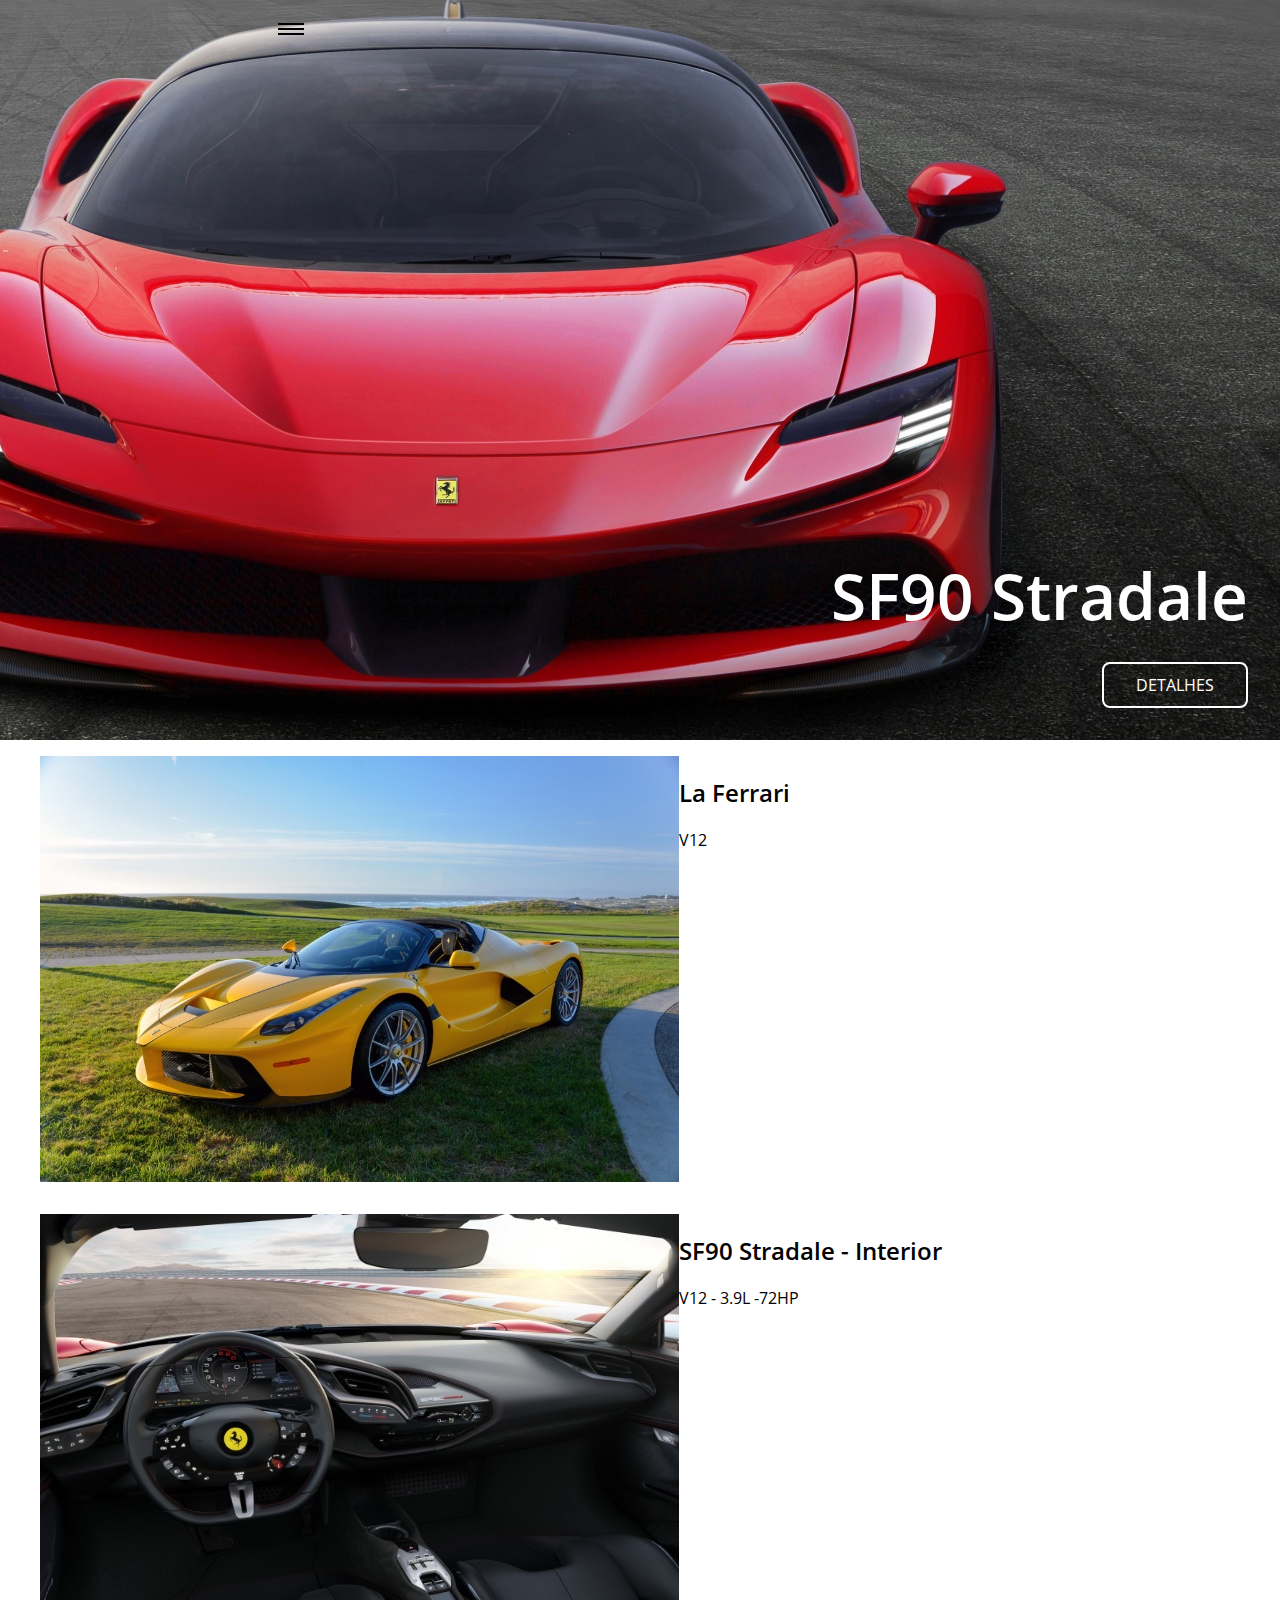
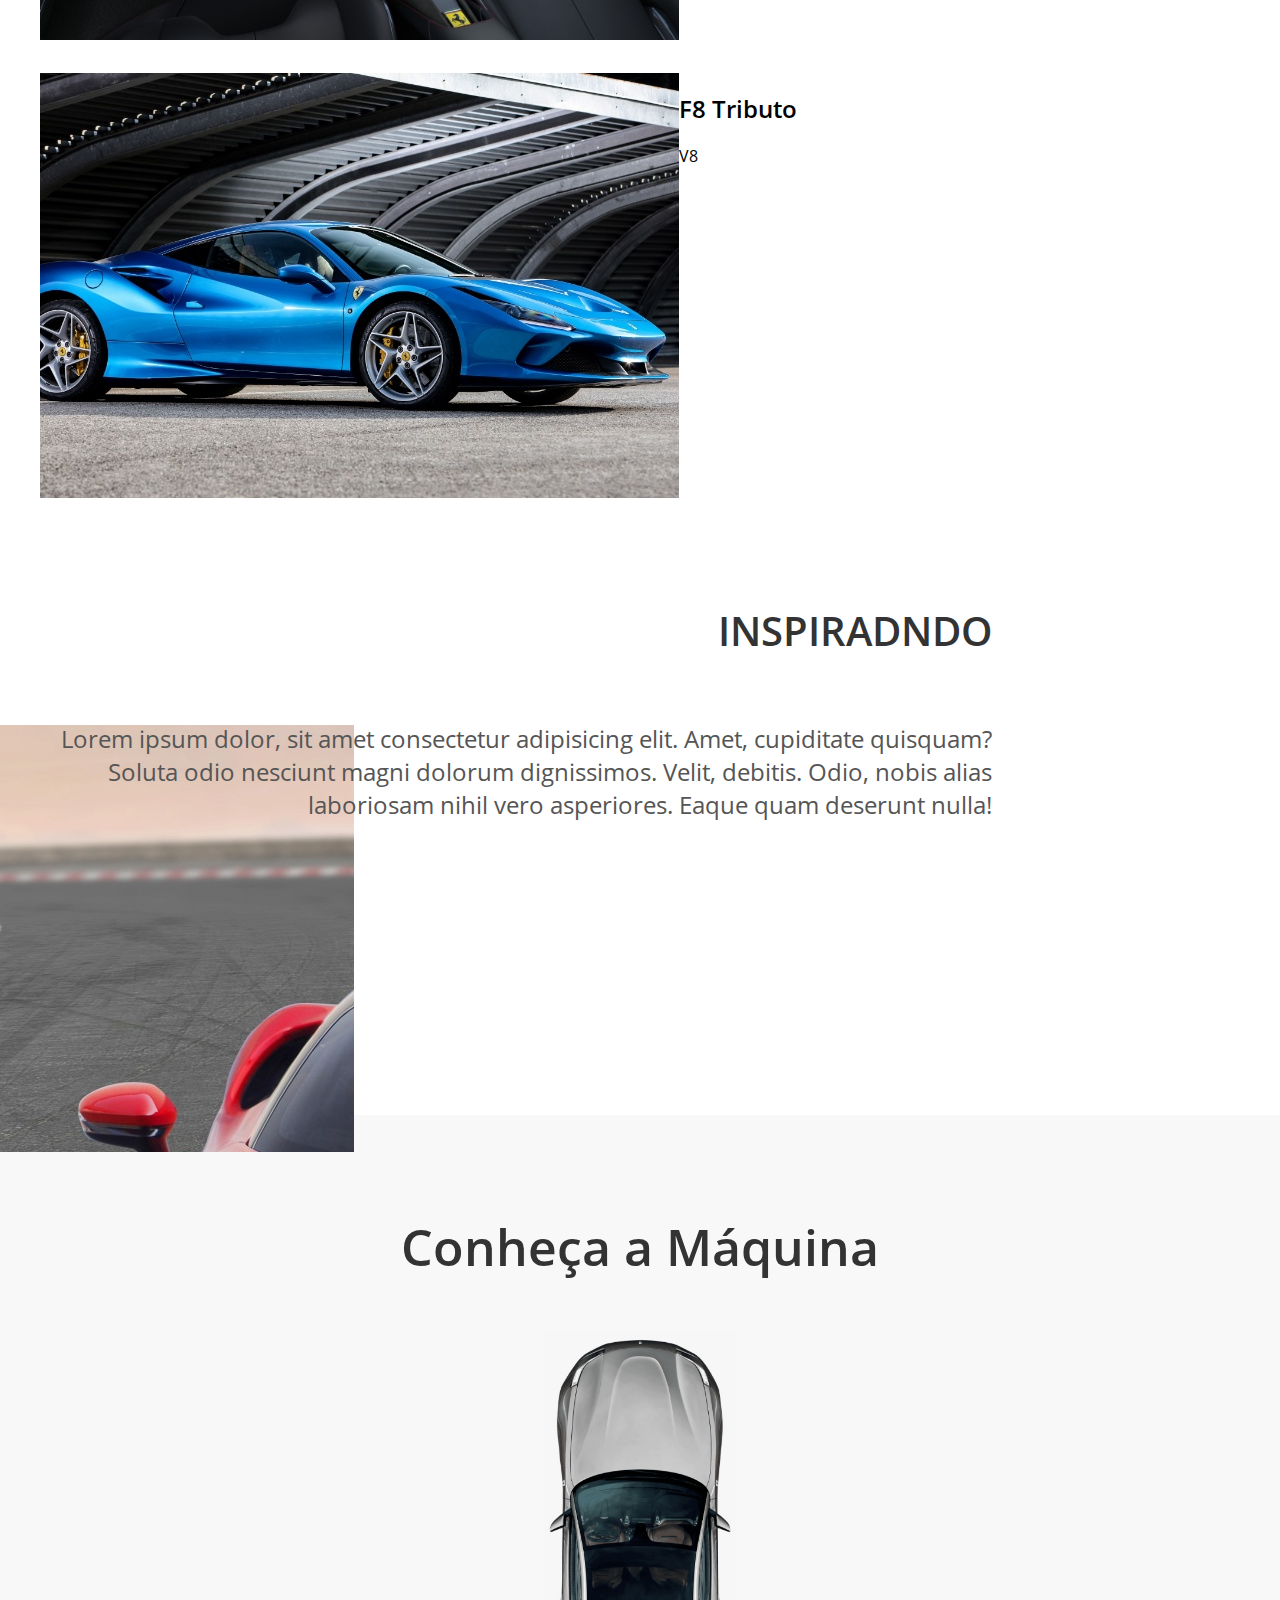
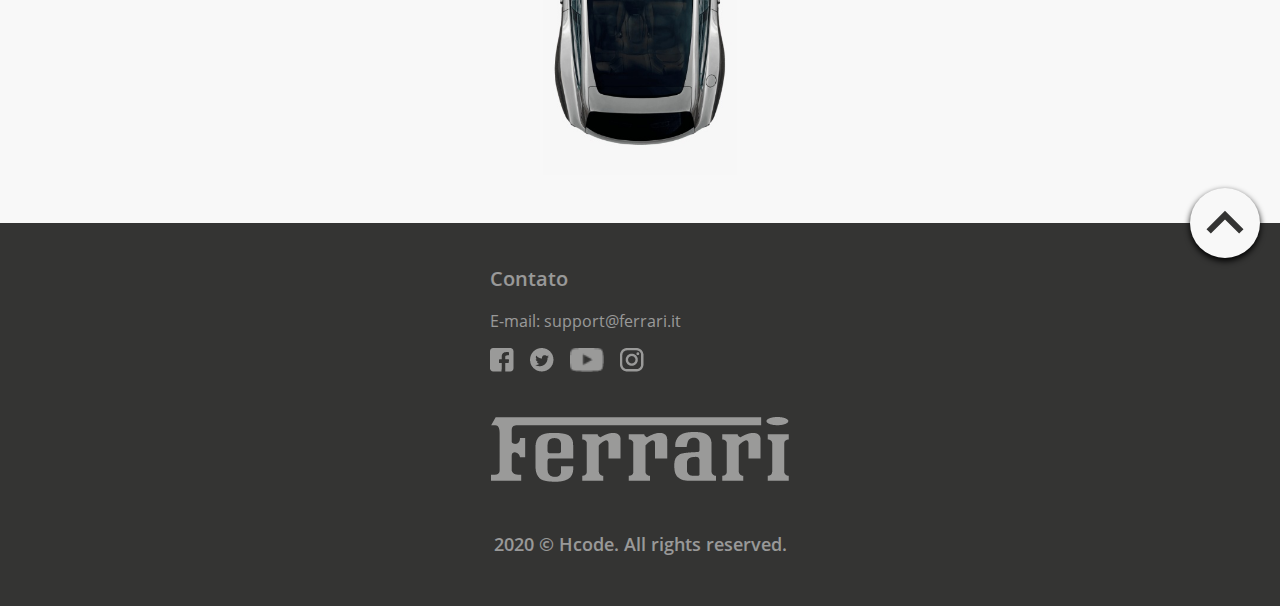
<file: index.html>
<!DOCTYPE html>
<html lang="pt-br">
<head>
    <meta charset="UTF-8">
    <meta name="viewport" content="width=device-width, initial-scale=1.0">
    <title>HcodeLab - Ferrari</title>
    <link rel="stylesheet" href="assets/css/index.css">
</head>
<body>
    <header id="header">
        <div id="overlay" data-close="menu"></div>
        <img src="assets/images/ferrari-logo.svg" id="logo" alt="Logo" />
        <button type="button" id="btn-open">
            <img src="assets/images/menu-black-18dp.svg" alt="menu" />
        </button>

        <nav class="menu"> 
            <div>
                <button type="button" id="btn-close" data-close="menu">
                    <img src="/assets/images/close-black-18dp.svg" alt="close">
                </button>

                <ul>
                    <li><a href="/">Home</a></li>
                    <li><a href="/our-story.html">Nossa História</a></li>
                    <li><a href="/gallery.html">Galeria</a></li>
                    <li><a href="/contact.html">Contato</a></li>
                </ul>
            <button type="button" class="btn-register">
                Registre-se / Login
            </button>    
            </div>
        </nav>


        <hr />
    </header>
    <main id="home">

        <hr class="italy" />

        
        
        <header>
           <h1>SF90 Stradale</h1> 
    <a href="#">Detalhes</a>
        </header>
        <section class="gallery">
            <figure>
                <img src="assets/images/index/laferrari.jpg"/>
                <figcaption>
                    <h2>La Ferrari</h2>
                    <p>V12</p>
                </figcaption>
            </figure>            
            <figure>
                <img src="assets/images/index/ferrari-interior.jpg"/>
                <figcaption>
                    <h2>SF90 Stradale - Interior</h2>
                    <p>V12 - 3.9L -72HP</p>
                </figcaption>
            </figure>            
            <figure>
                <img src="assets/images/index/f8-tributo.jpg"/>
                <figcaption>
                    <h2>F8 Tributo</h2>
                    <p>V8</p>
                </figcaption>
            </figure>            
        </section>
        
        <section class="inspiration">
            <div class="text">
                <h2>Inspiradndo</h2>
                <p>
Lorem ipsum dolor, sit amet consectetur adipisicing elit. Amet, cupiditate quisquam? Soluta odio nesciunt magni dolorum dignissimos. Velit, debitis. Odio, nobis alias laboriosam nihil vero asperiores. Eaque quam deserunt nulla!
                </p>
            </div>
            <div class="car">

            </div>

        </section>

        <section class="know">
            <h1>Conheça a Máquina</h1>

<img src="/assets/images/index/top-view.jpg" alt="Ferrari Top View" />

        </section>
    
    
    
    </main>
    <footer id="footer">
        <button type="button">
            <img src="assets/images/keyboard_arrow_up-black-18dp.svg" alt="up" />
        </button>

        <ul>
            <li class="title">
                Contato
            </li>
            <li>E-mail:
                support@ferrari.it
            </li>
            <li class="social">
<a href="#"><img src="assets/images/index/facebook.png" alt="Facebook"></a>
<a href="#"><img src="assets/images/index/twitter.png" alt="Twitter"></a>
<a href="#"><img src="assets/images/index/youtube.png" alt="Youtube"></a>
<a href="#"><img src="assets/images/index/instagram.png" alt="Instagram"></a>
            </li>
        </ul>
<img src="assets/images/index/ferrari-2.png" alt="Logo" class="logo"/>

<p>
    2020 © Hcode. All rights reserved.
</p>
    </footer>
    
    <script type="text/javascript" src="javascript/index.js"></script>
</body>
</html>
</file>
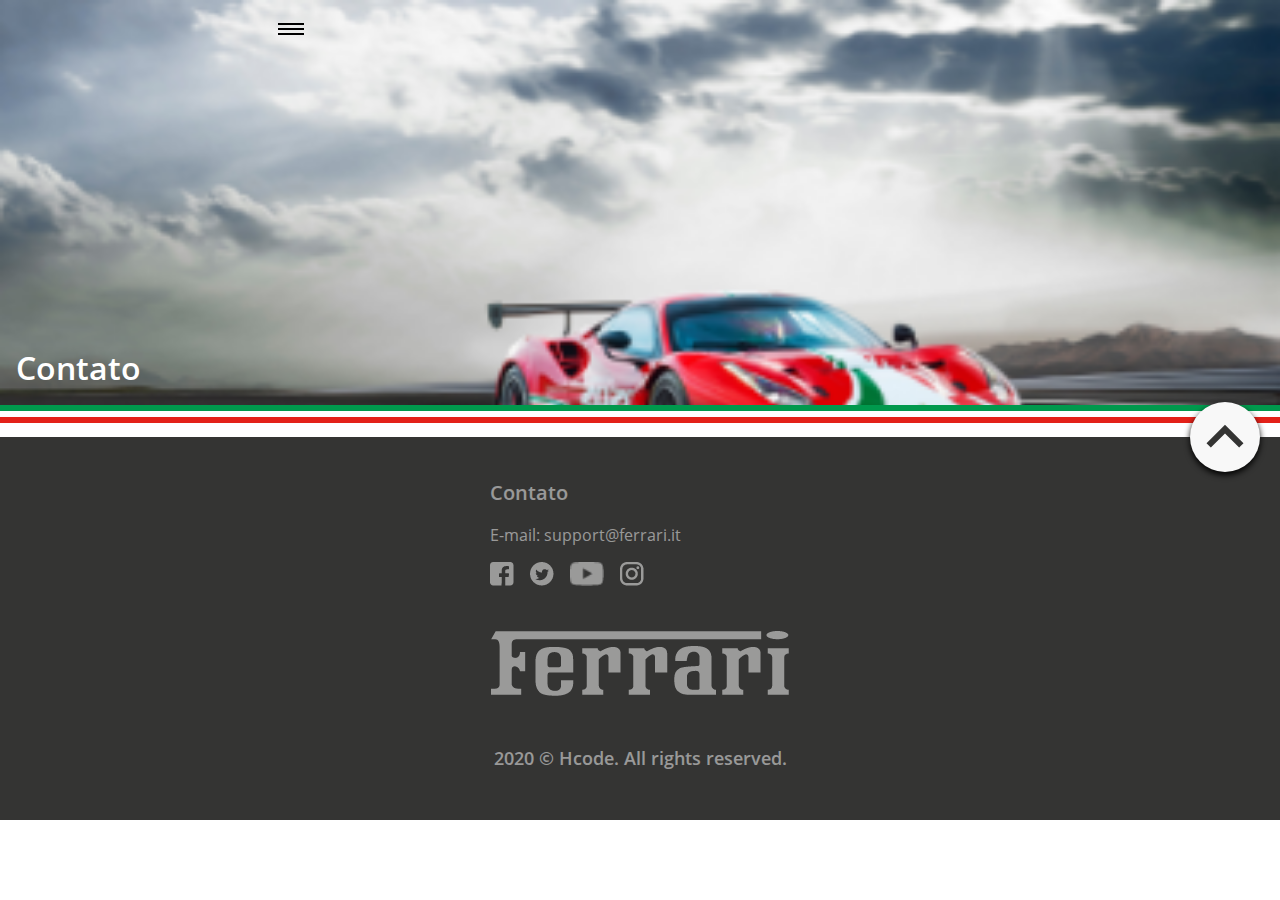
<file: contact.html>
<!DOCTYPE html>
<html lang="pt-br">
<head>
    <meta charset="UTF-8">
    <meta name="viewport" content="width=device-width, initial-scale=1.0">
    <title>HcodeLab - Ferrari</title>
    <link rel="stylesheet" href="assets/css/index.css">
</head>
<body>
    <header id="header">
        <div id="overlay" data-close="menu"></div>
        <img src="assets/images/ferrari-logo.svg" id="logo" alt="Logo" />
        <button type="button" id="btn-open">
            <img src="assets/images/menu-black-18dp.svg" alt="menu" />
        </button>

        <nav class="menu"> 
            <div>
                <button type="button" id="btn-close" data-close="menu">
                    <img src="/assets/images/close-black-18dp.svg" alt="close">
                </button>

                <ul>
                    <li><a href="/">Home</a></li>
                    <li><a href="/our-story.html">Nossa História</a></li>
                    <li><a href="/gallery.html">Galeria</a></li>
                    <li><a href="/contact.html">Contato</a></li>
                </ul>
            <button type="button" class="btn-register">
                Registre-se / Login
            </button>    
            </div>
        </nav>


        <hr />
    </header>
    <main id="contact" class="page">

                
        
        <header>
            <div class="mask">
               <h1>Contato</h1>
            </div>
        </header>

        <hr class="italy" />
        
    </main>
    <footer id="footer">
        <button type="button">
            <img src="assets/images/keyboard_arrow_up-black-18dp.svg" alt="up" />
        </button>

        <ul>
            <li class="title">
                Contato
            </li>
            <li>E-mail:
                support@ferrari.it
            </li>
            <li class="social">
<a href="#"><img src="assets/images/index/facebook.png" alt="Facebook"></a>
<a href="#"><img src="assets/images/index/twitter.png" alt="Twitter"></a>
<a href="#"><img src="assets/images/index/youtube.png" alt="Youtube"></a>
<a href="#"><img src="assets/images/index/instagram.png" alt="Instagram"></a>
            </li>
        </ul>
<img src="assets/images/index/ferrari-2.png" alt="Logo" class="logo"/>

<p>
    2020 © Hcode. All rights reserved.
</p>
    </footer>
    
    <script type="text/javascript" src="javascript/index.js"></script>
</body>
</html>
</file>
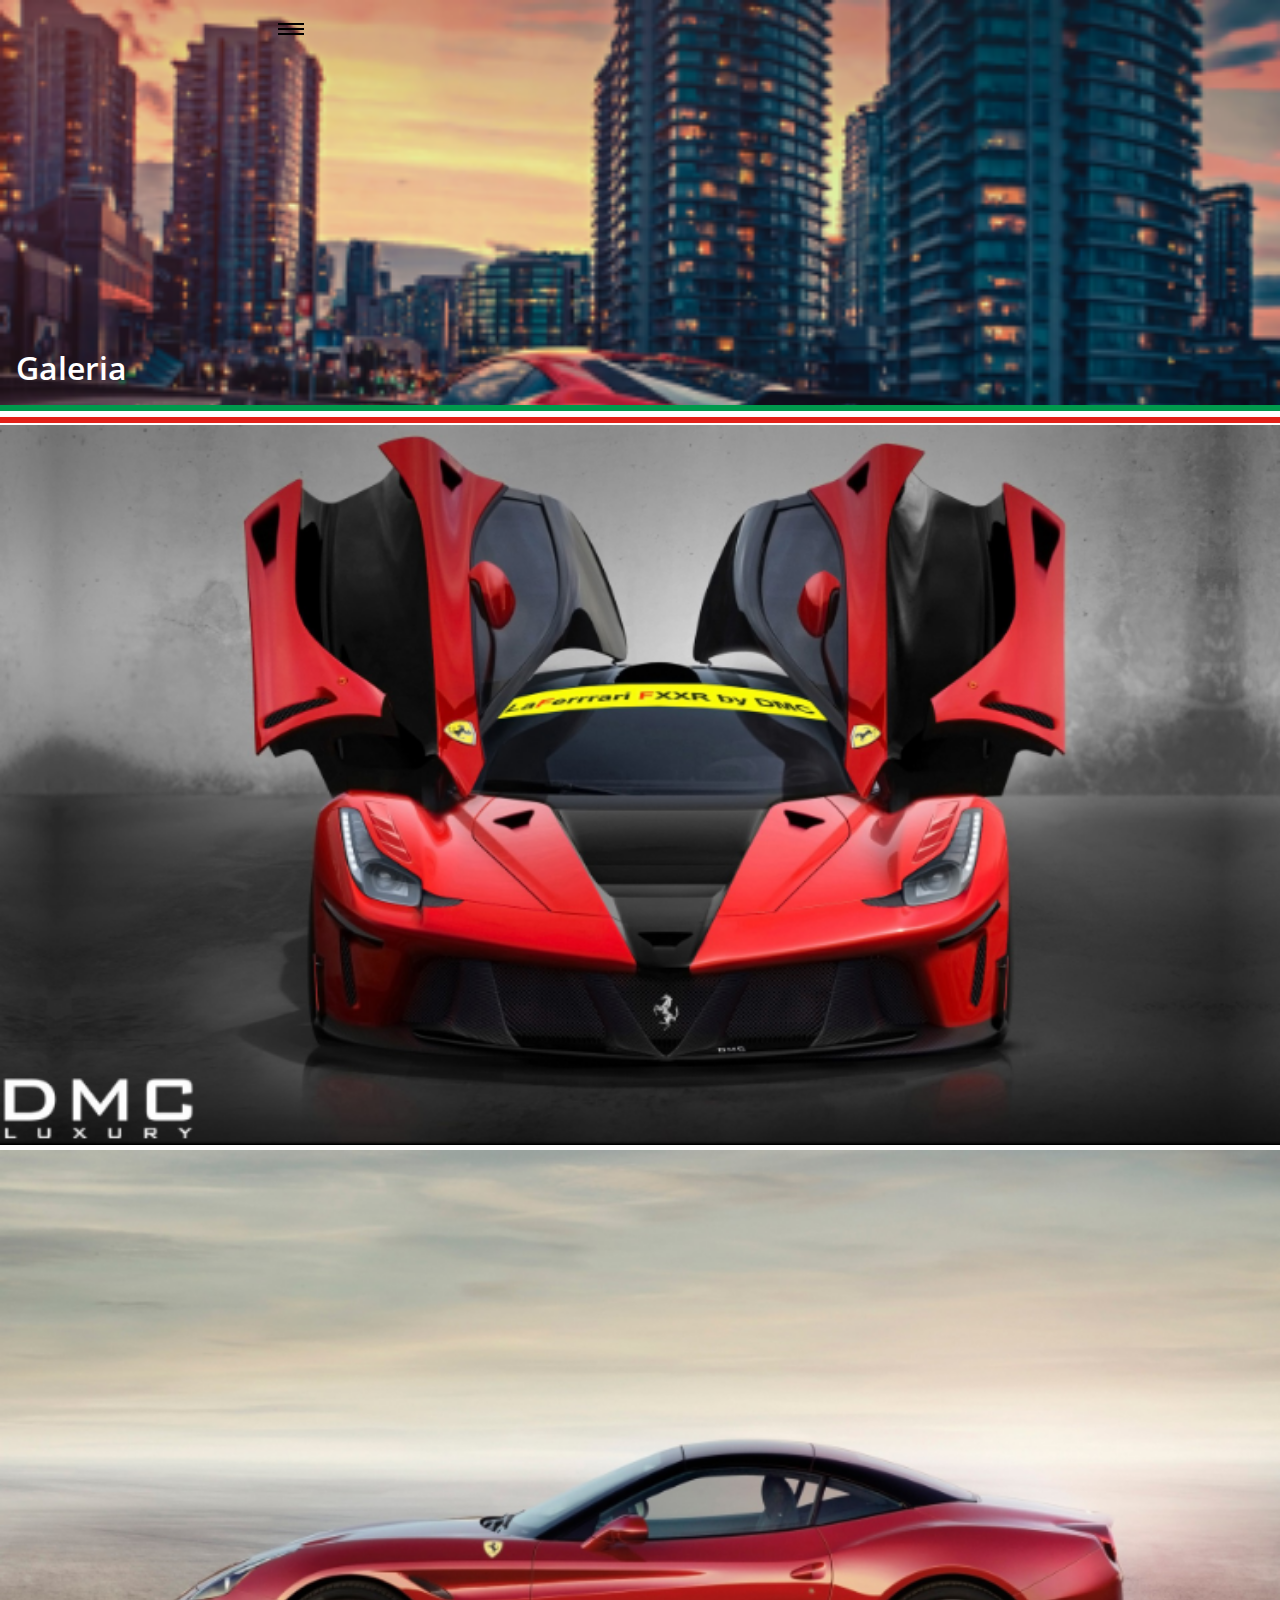
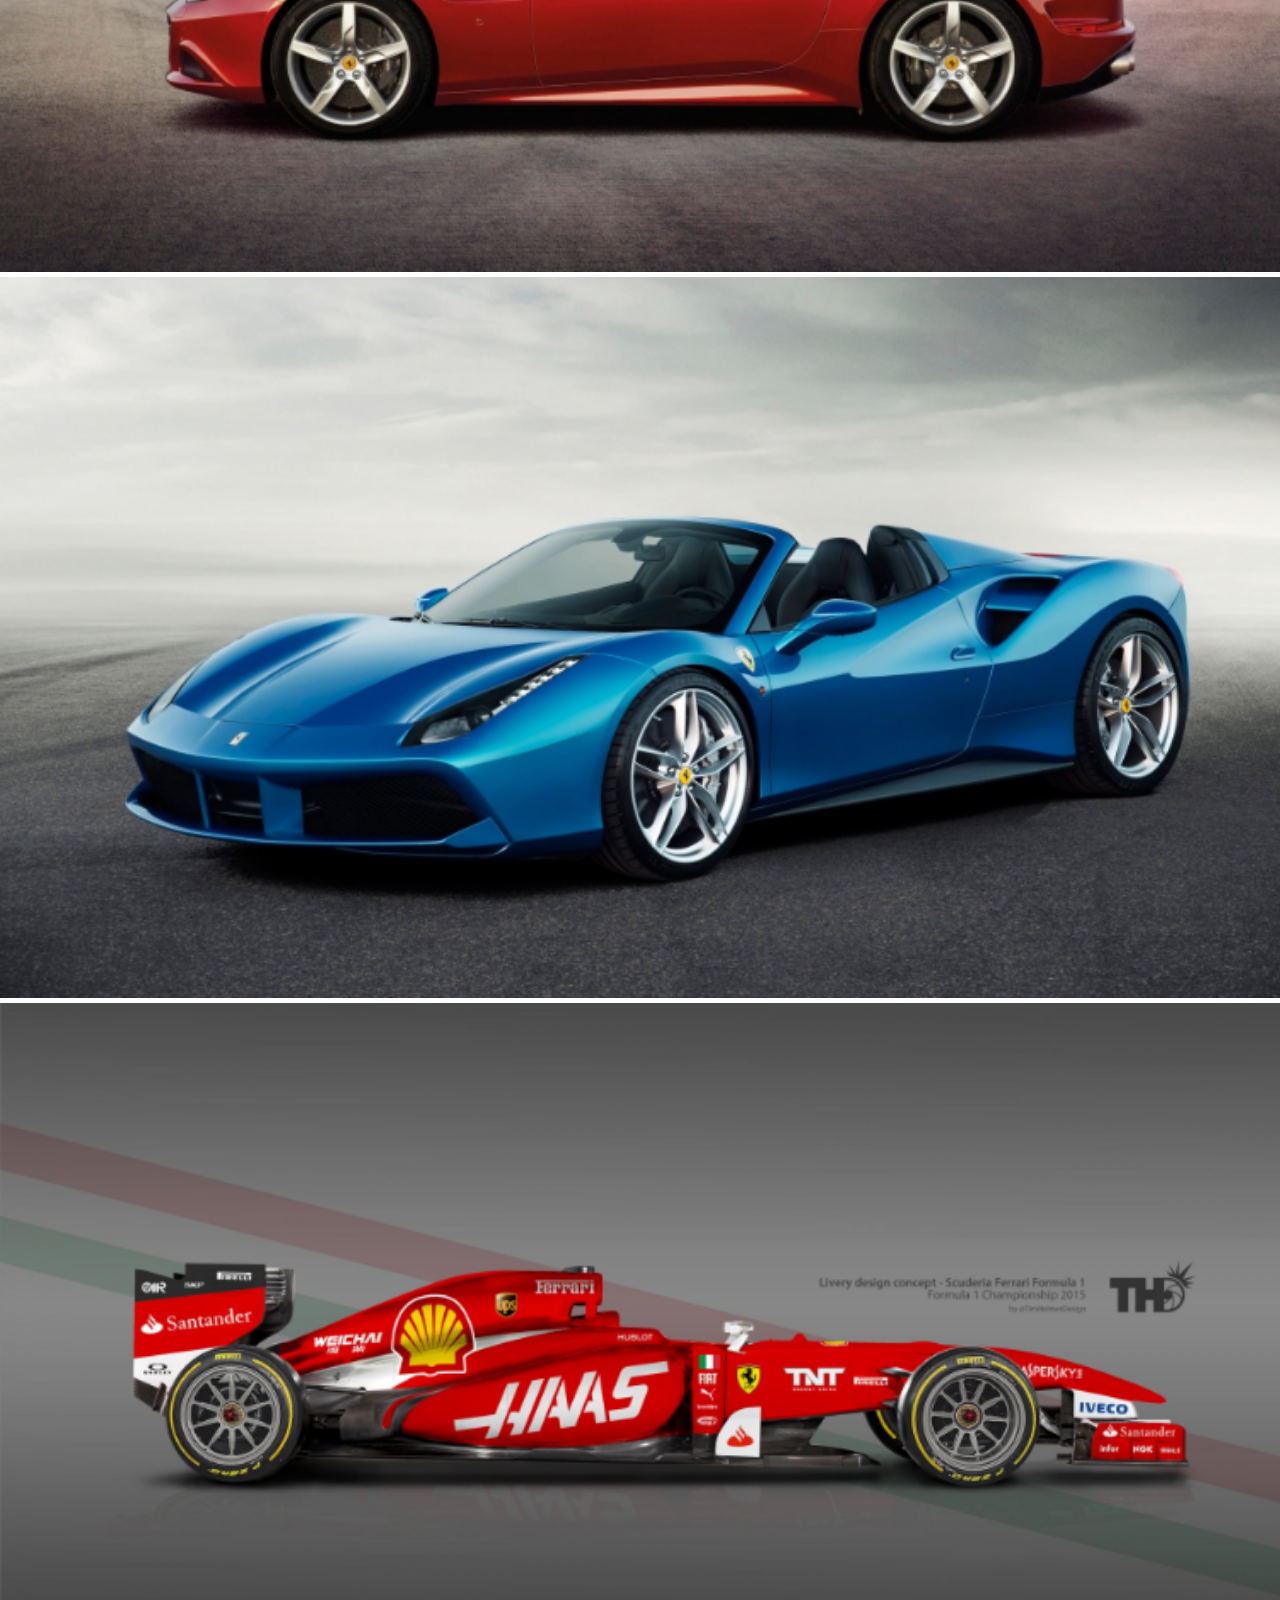
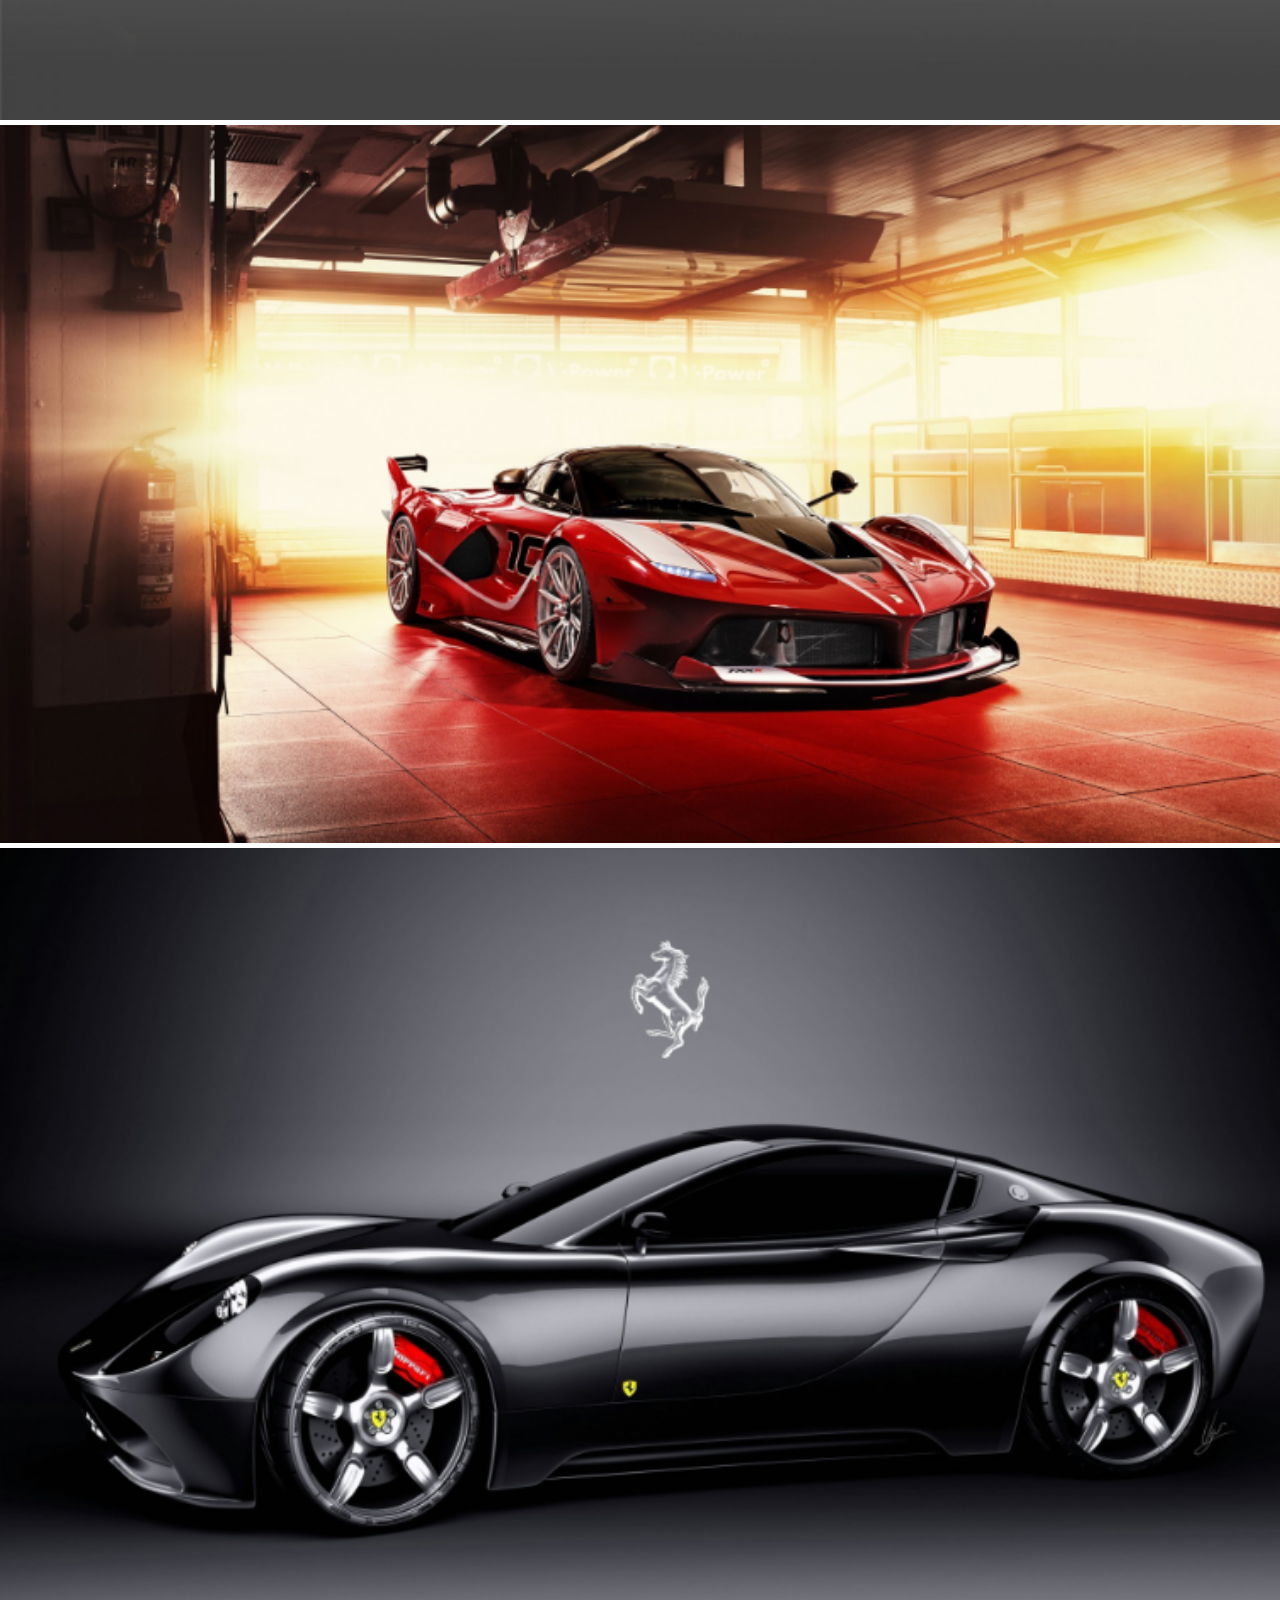
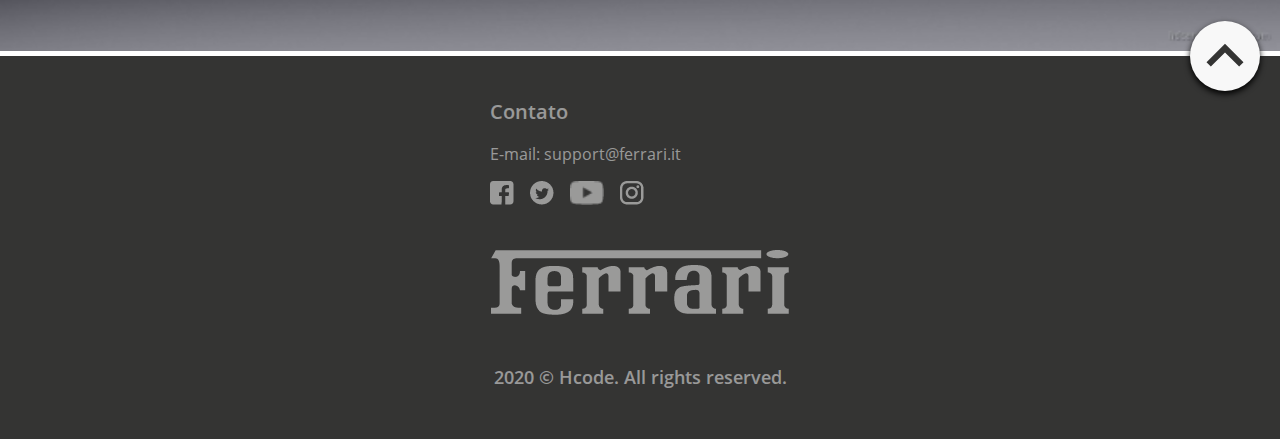
<file: gallery.html>
<!DOCTYPE html>
<html lang="pt-br">
<head>
    <meta charset="UTF-8">
    <meta name="viewport" content="width=device-width, initial-scale=1.0">
    <title>HcodeLab - Ferrari</title>
    <link rel="stylesheet" href="assets/css/index.css">
</head>
<body>
    <header id="header">
        <div id="overlay" data-close="menu"></div>
        <img src="assets/images/ferrari-logo.svg" id="logo" alt="Logo" />
        <button type="button" id="btn-open">
            <img src="assets/images/menu-black-18dp.svg" alt="menu" />
        </button>

        <nav class="menu"> 
            <div>
                <button type="button" id="btn-close" data-close="menu">
                    <img src="/assets/images/close-black-18dp.svg" alt="close">
                </button>

                <ul>
                    <li><a href="/">Home</a></li>
                    <li><a href="/our-story.html">Nossa História</a></li>
                    <li><a href="/gallery.html">Galeria</a></li>
                    <li><a href="/contact.html">Contato</a></li>
                </ul>
            <button type="button" class="btn-register">
                Registre-se / Login
            </button>    
            </div>
        </nav>


        <hr />
    </header>
    <main id="gallery" class="page">

                
        
        <header>
            <div class="mask">
               <h1>Galeria</h1>
            </div>
        </header>

        <hr class="italy" />

        <section class="photos">
            <picture>
                <source srcset="/assets/images/photos/2014_dmc_ferrari_laferrari_fxxr_3-1920x1080@2x.png">
                <img src="/assets/images/photos/2014_dmc_ferrari_laferrari_fxxr_3-1920x1080.png" alt="Ferrari">
            </picture>
            <picture>
                <source srcset="/assets/images/photos/2014_ferrari_california_t_6-1920x1080@2x.png">
                <img src="/assets/images/photos/2014_ferrari_california_t_6-1920x1080.png" alt="Ferrari">
            </picture>
            <picture>
                <source srcset="/assets/images/photos/2016_ferrari_488_spider_2-1920x1080@2x.png">
                <img src="/assets/images/photos/2016_ferrari_488_spider_2-1920x1080.png" alt="Ferrari">
            </picture>
            <picture>
                <source srcset="/assets/images/photos/ferrari_formula_1_2015-1920x1080@2x.png">
                <img src="/assets/images/photos/ferrari_formula_1_2015-1920x1080.png" alt="Ferrari">
            </picture>
            <picture>
                <source srcset="/assets/images/photos/ferrari_fxx_k-1920x1080@2x.png">
                <img src="/assets/images/photos/ferrari_fxx_k-1920x1080.png" alt="Ferrari">
            </picture>
            <picture>
                <source srcset="/assets/images/photos/ferrari_hd_widescreen-1920x1200@2x.png">
                <img src="/assets/images/photos/ferrari_hd_widescreen-1920x1200.png" alt="Ferrari">
            </picture>
        </section>
        
    </main>
    <footer id="footer">
        <button type="button">
            <img src="assets/images/keyboard_arrow_up-black-18dp.svg" alt="up" />
        </button>

        <ul>
            <li class="title">
                Contato
            </li>
            <li>E-mail:
                support@ferrari.it
            </li>
            <li class="social">
<a href="#"><img src="assets/images/index/facebook.png" alt="Facebook"></a>
<a href="#"><img src="assets/images/index/twitter.png" alt="Twitter"></a>
<a href="#"><img src="assets/images/index/youtube.png" alt="Youtube"></a>
<a href="#"><img src="assets/images/index/instagram.png" alt="Instagram"></a>
            </li>
        </ul>
<img src="assets/images/index/ferrari-2.png" alt="Logo" class="logo"/>

<p>
    2020 © Hcode. All rights reserved.
</p>
    </footer>
    
    <script type="text/javascript" src="javascript/index.js"></script>
</body>
</html>
</file>
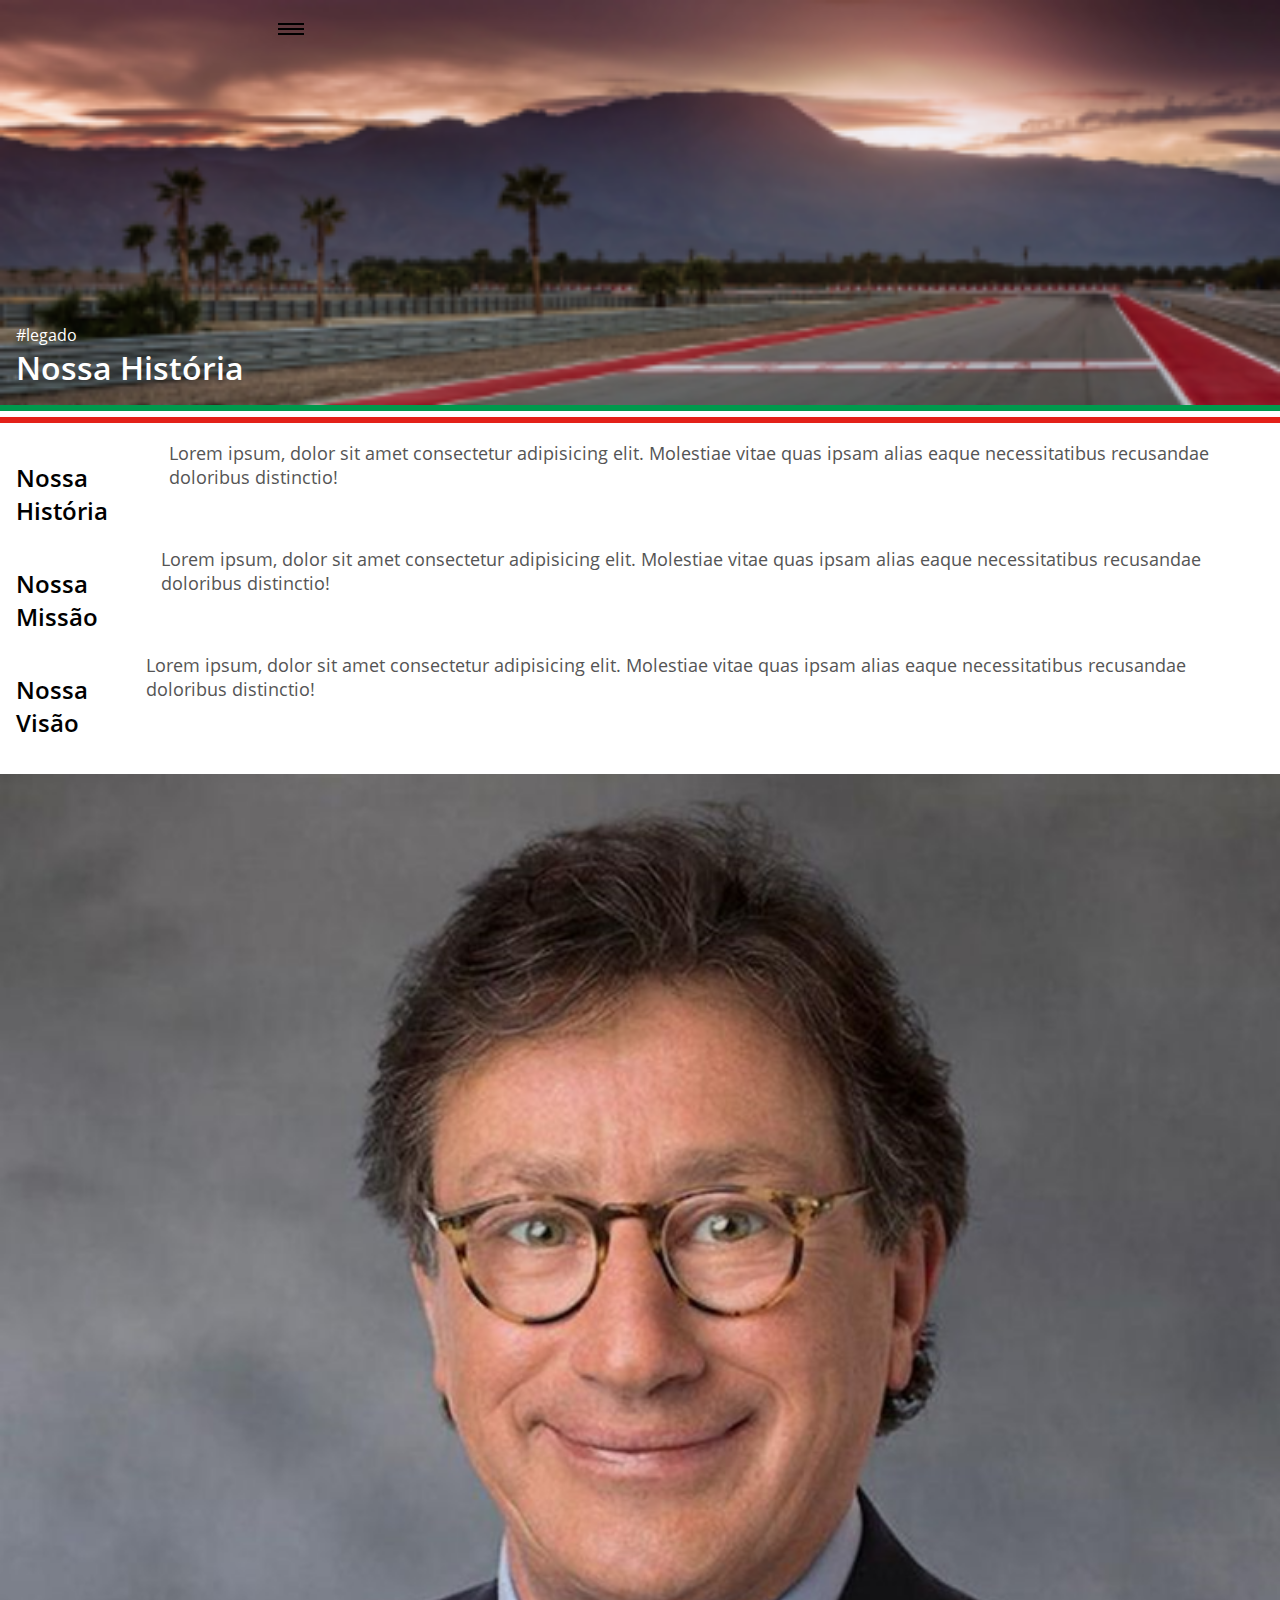
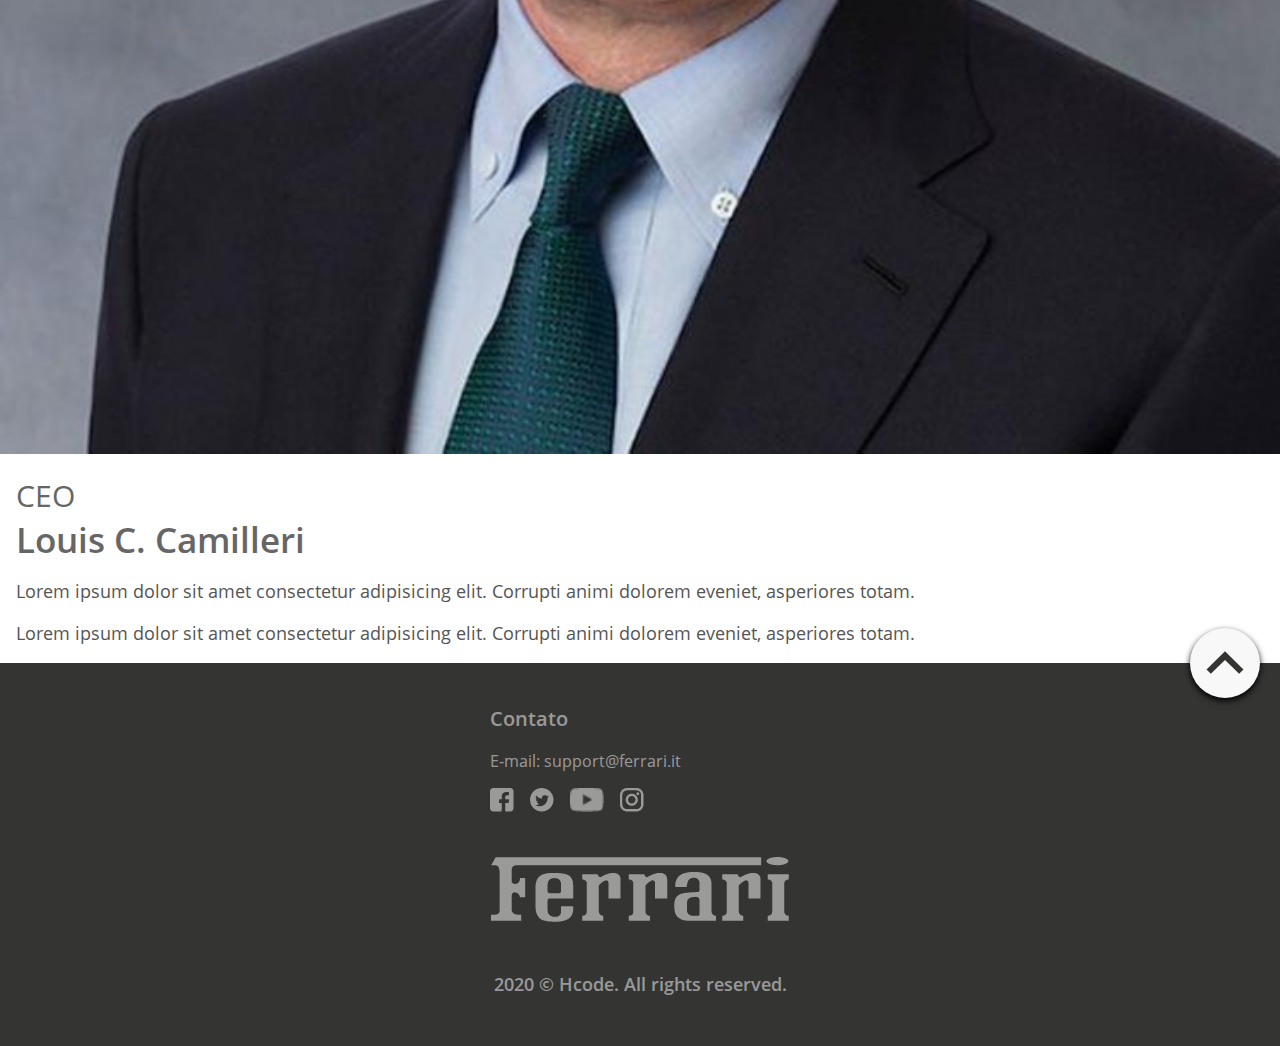
<file: our-history.html>
<!DOCTYPE html>
<html lang="pt-br">
<head>
    <meta charset="UTF-8">
    <meta name="viewport" content="width=device-width, initial-scale=1.0">
    <title>HcodeLab - Ferrari</title>
    <link rel="stylesheet" href="assets/css/index.css">
</head>
<body>
    <header id="header">
        <div id="overlay" data-close="menu"></div>
        <img src="assets/images/ferrari-logo.svg" id="logo" alt="Logo" />
        <button type="button" id="btn-open">
            <img src="assets/images/menu-black-18dp.svg" alt="menu" />
        </button>

        <nav class="menu"> 
            <div>
                <button type="button" id="btn-close" data-close="menu">
                    <img src="/assets/images/close-black-18dp.svg" alt="close">
                </button>

                <ul>
                    <li><a href="/">Home</a></li>
                    <li><a href="/our-history.html">Nossa História</a></li>
                    <li><a href="/gallery.html">Galeria</a></li>
                    <li><a href="/contact.html">Contato</a></li>
                </ul>
            <button type="button" class="btn-register">
                Registre-se / Login
            </button>    
            </div>
        </nav>


        <hr />
    </header>
    <main id="our-history" class="page">

                
        
        <header>
            <div class="mask">
                <ul>
                    <li>#legado</li>
                </ul>
                <h1>Nossa História</h1>
            </div>
        </header>

        <hr class="italy" />

        <div class="columns">
            <div class="coumn">
                <h2 class="green">Nossa História</h2>
                <p>
                    Lorem ipsum, dolor sit amet consectetur adipisicing elit. Molestiae vitae quas ipsam alias eaque necessitatibus recusandae doloribus distinctio!
                </p>
            </div>
            <div class="coumn">
                <h2 class="gray">Nossa Missão</h2>
                <p>
                    Lorem ipsum, dolor sit amet consectetur adipisicing elit. Molestiae vitae quas ipsam alias eaque necessitatibus recusandae doloribus distinctio!
                </p>
            </div>
            <div class="coumn">
                <h2 class="red">Nossa Visão</h2>
                <p>
                    Lorem ipsum, dolor sit amet consectetur adipisicing elit. Molestiae vitae quas ipsam alias eaque necessitatibus recusandae doloribus distinctio!
                </p>
            </div>
        </div>
       <figure>
           <picture>
               <source srcset="/assets/images/ceo@2x.png" media="(min-width: 750px)">
               <img src="/assets/images/ceo.png" alt="Louis C. Camilleri">
           </picture>
           <figcaption>
               <small>CEO</small>
               Louis C. Camilleri
            </figcaption>
       </figure>
       <section class="text">
            <p>
                Lorem ipsum dolor sit amet consectetur adipisicing elit. Corrupti animi dolorem eveniet, asperiores totam.
            </p> 
            <p>
                Lorem ipsum dolor sit amet consectetur adipisicing elit. Corrupti animi dolorem eveniet, asperiores totam.
            </p> 
       </section>
    </main>
    <footer id="footer">
        <button type="button">
            <img src="assets/images/keyboard_arrow_up-black-18dp.svg" alt="up" />
        </button>

        <ul>
            <li class="title">
                Contato
            </li>
            <li>E-mail:
                support@ferrari.it
            </li>
            <li class="social">
<a href="#"><img src="assets/images/index/facebook.png" alt="Facebook"></a>
<a href="#"><img src="assets/images/index/twitter.png" alt="Twitter"></a>
<a href="#"><img src="assets/images/index/youtube.png" alt="Youtube"></a>
<a href="#"><img src="assets/images/index/instagram.png" alt="Instagram"></a>
            </li>
        </ul>
<img src="assets/images/index/ferrari-2.png" alt="Logo" class="logo"/>

<p>
    2020 © Hcode. All rights reserved.
</p>
    </footer>
    
    <script type="text/javascript" src="javascript/index.js"></script>
</body>
</html>
</file>
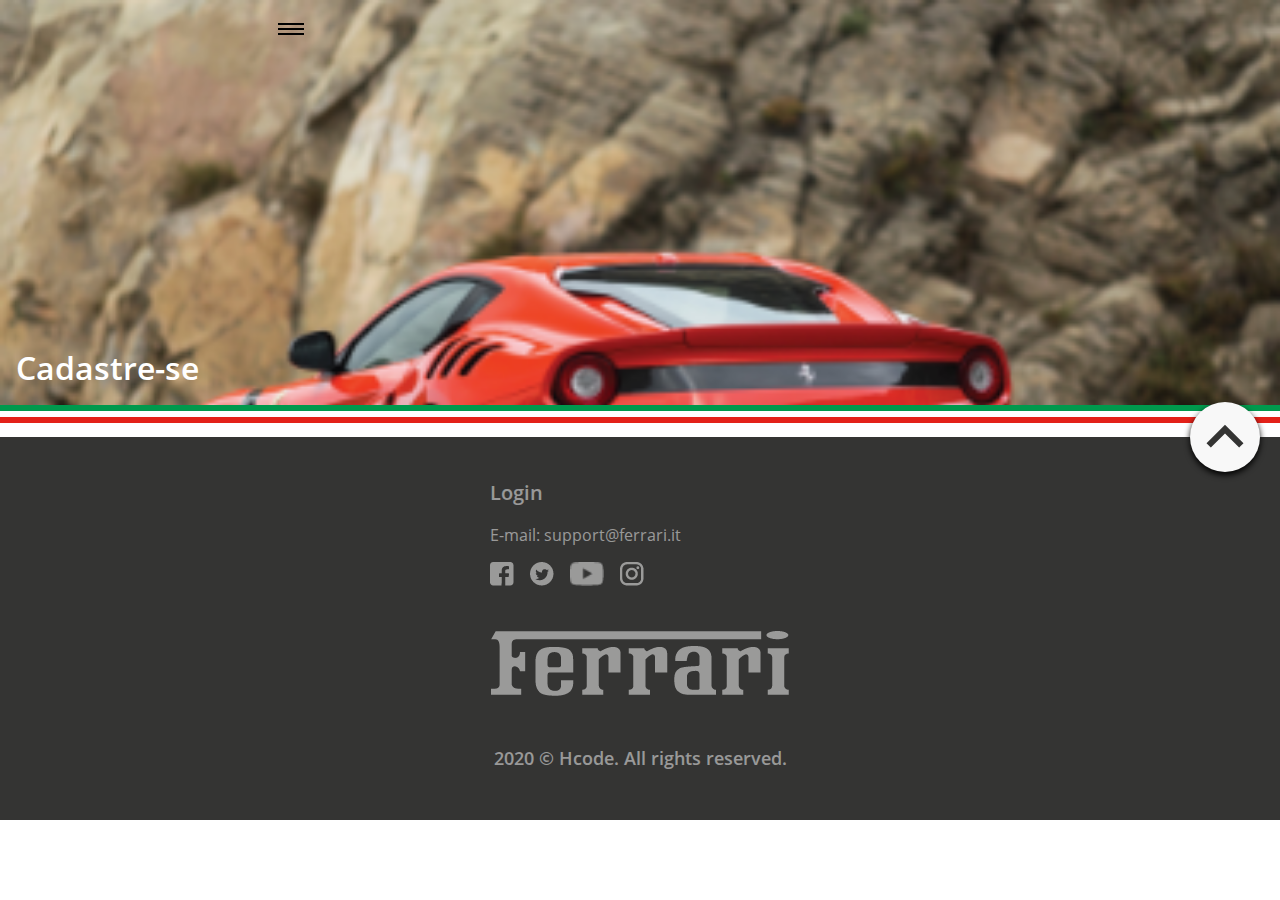
<file: register.html>
<!DOCTYPE html>
<html lang="pt-br">
<head>
    <meta charset="UTF-8">
    <meta name="viewport" content="width=device-width, initial-scale=1.0">
    <title>HcodeLab - Ferrari</title>
    <link rel="stylesheet" href="assets/css/index.css">
</head>
<body>
    <header id="header">
        <div id="overlay" data-close="menu"></div>
        <img src="assets/images/ferrari-logo.svg" id="logo" alt="Logo" />
        <button type="button" id="btn-open">
            <img src="assets/images/menu-black-18dp.svg" alt="menu" />
        </button>

        <nav class="menu"> 
            <div>
                <button type="button" id="btn-close" data-close="menu">
                    <img src="/assets/images/close-black-18dp.svg" alt="close">
                </button>

                <ul>
                    <li><a href="/">Home</a></li>
                    <li><a href="/our-story.html">Nossa História</a></li>
                    <li><a href="/gallery.html">Galeria</a></li>
                    <li><a href="/contact.html">Contato</a></li>                    
                </ul>
            <button type="button" class="btn-register">
                Registre-se / Login
            </button>    
            </div>
        </nav>


        <hr />
    </header>
    <main id="register" class="page">

                
        
        <header>
            <div class="mask">
               <h1>Cadastre-se</h1>
            </div>
        </header>

        <hr class="italy" />
        
    </main>
    <footer id="footer">
        <button type="button">
            <img src="assets/images/keyboard_arrow_up-black-18dp.svg" alt="up" />
        </button>

        <ul>
            <li class="title">
                Login
            </li>
            <li>E-mail:
                support@ferrari.it
            </li>
            <li class="social">
<a href="#"><img src="assets/images/index/facebook.png" alt="Facebook"></a>
<a href="#"><img src="assets/images/index/twitter.png" alt="Twitter"></a>
<a href="#"><img src="assets/images/index/youtube.png" alt="Youtube"></a>
<a href="#"><img src="assets/images/index/instagram.png" alt="Instagram"></a>
            </li>
        </ul>
<img src="assets/images/index/ferrari-2.png" alt="Logo" class="logo"/>

<p>
    2020 © Hcode. All rights reserved.
</p>
    </footer>
    
    <script type="text/javascript" src="javascript/index.js"></script>
</body>
</html>
</file>
<file: assets/css/index.css>
@import 'variables.css';
@import 'open-sans.css';
@import 'reset.css';
@import 'header.css';
@import 'footer.css';
@import 'our-history.css';
@import 'gallery.css';
@import 'contact.css';
@import 'register.css';
@import 'login.css';
@import 'home.css';



main {
    min-height: calc(100vh - 463px);
}



/*mobile first*/
/*breakpoint*/
/*tablet ou celular landscape*/
@media (min-width: 576px) {
    
}

/*desktop*/
@media (min-width: 768px) {

}
/*large desktop*/
@media (min-width: 992px) {

}
/* extra large desktop*/
@media (min-width: 1200px) {

}
</file>
